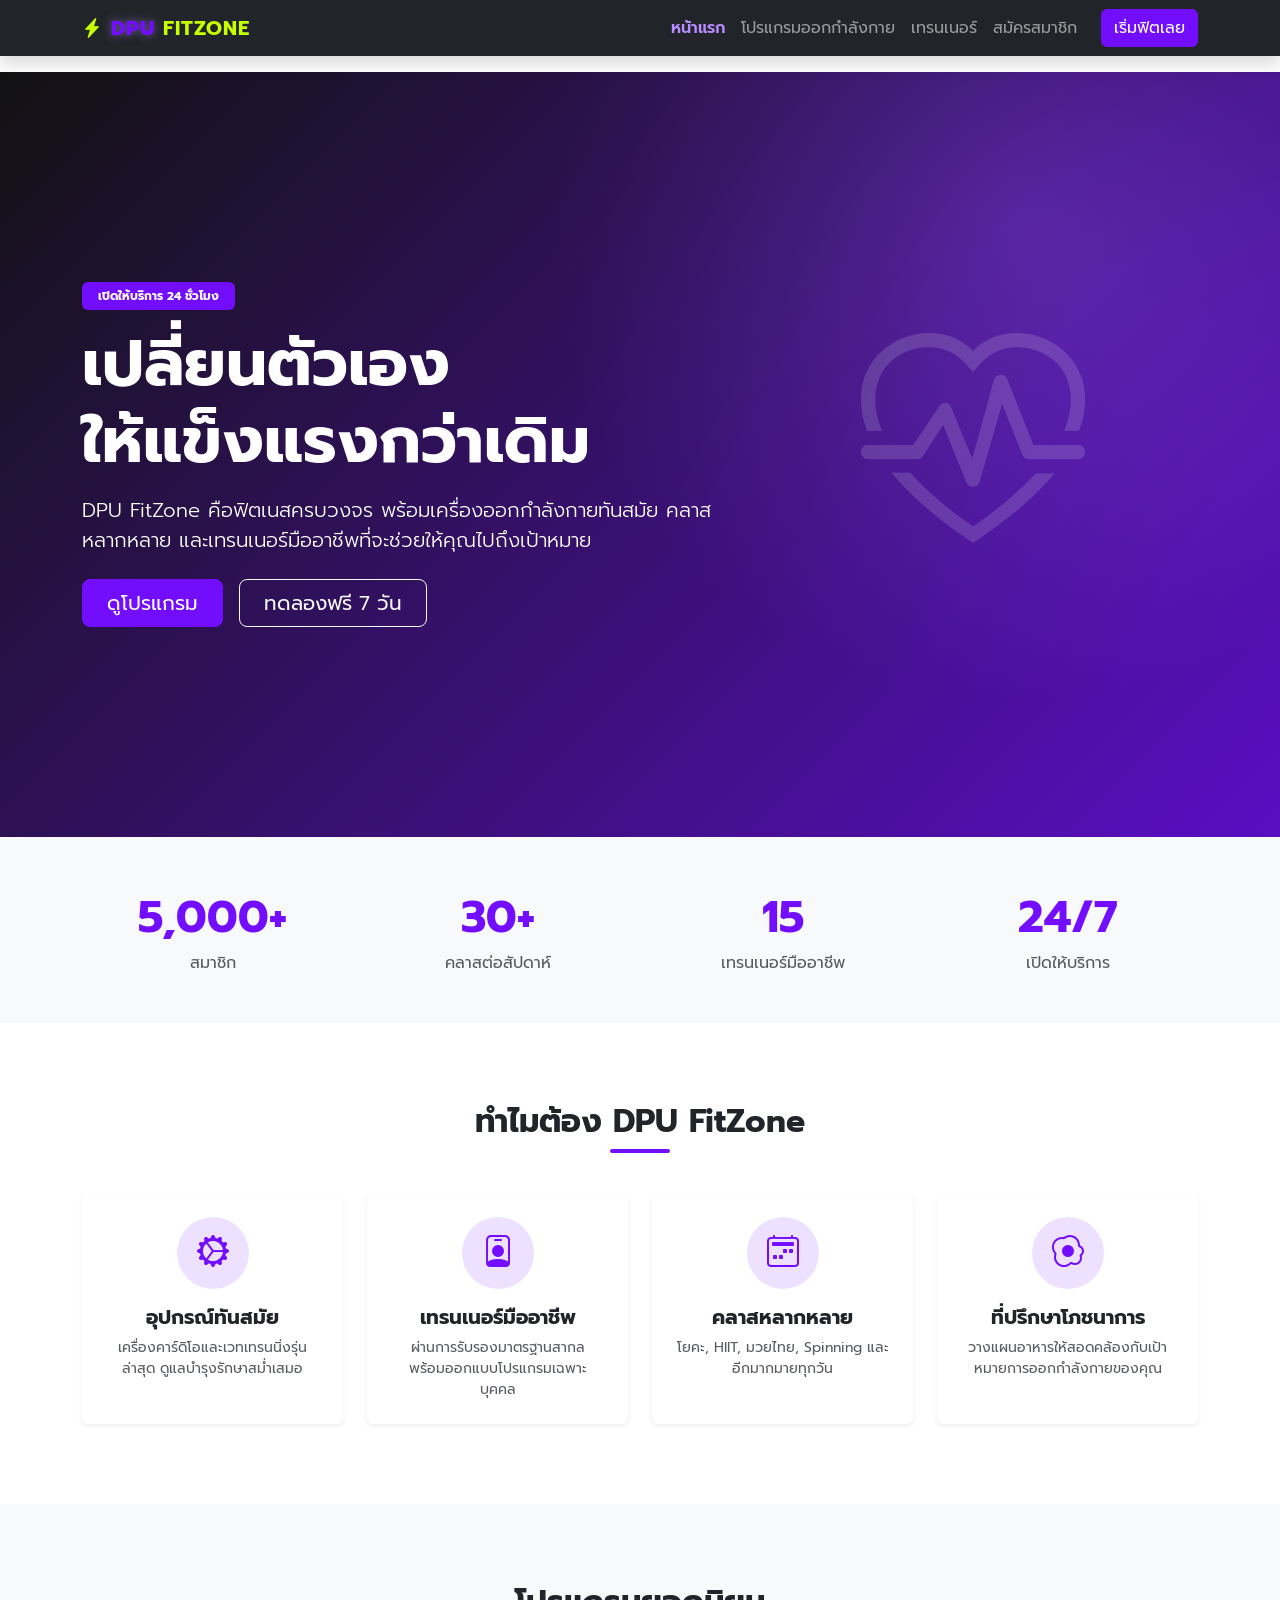
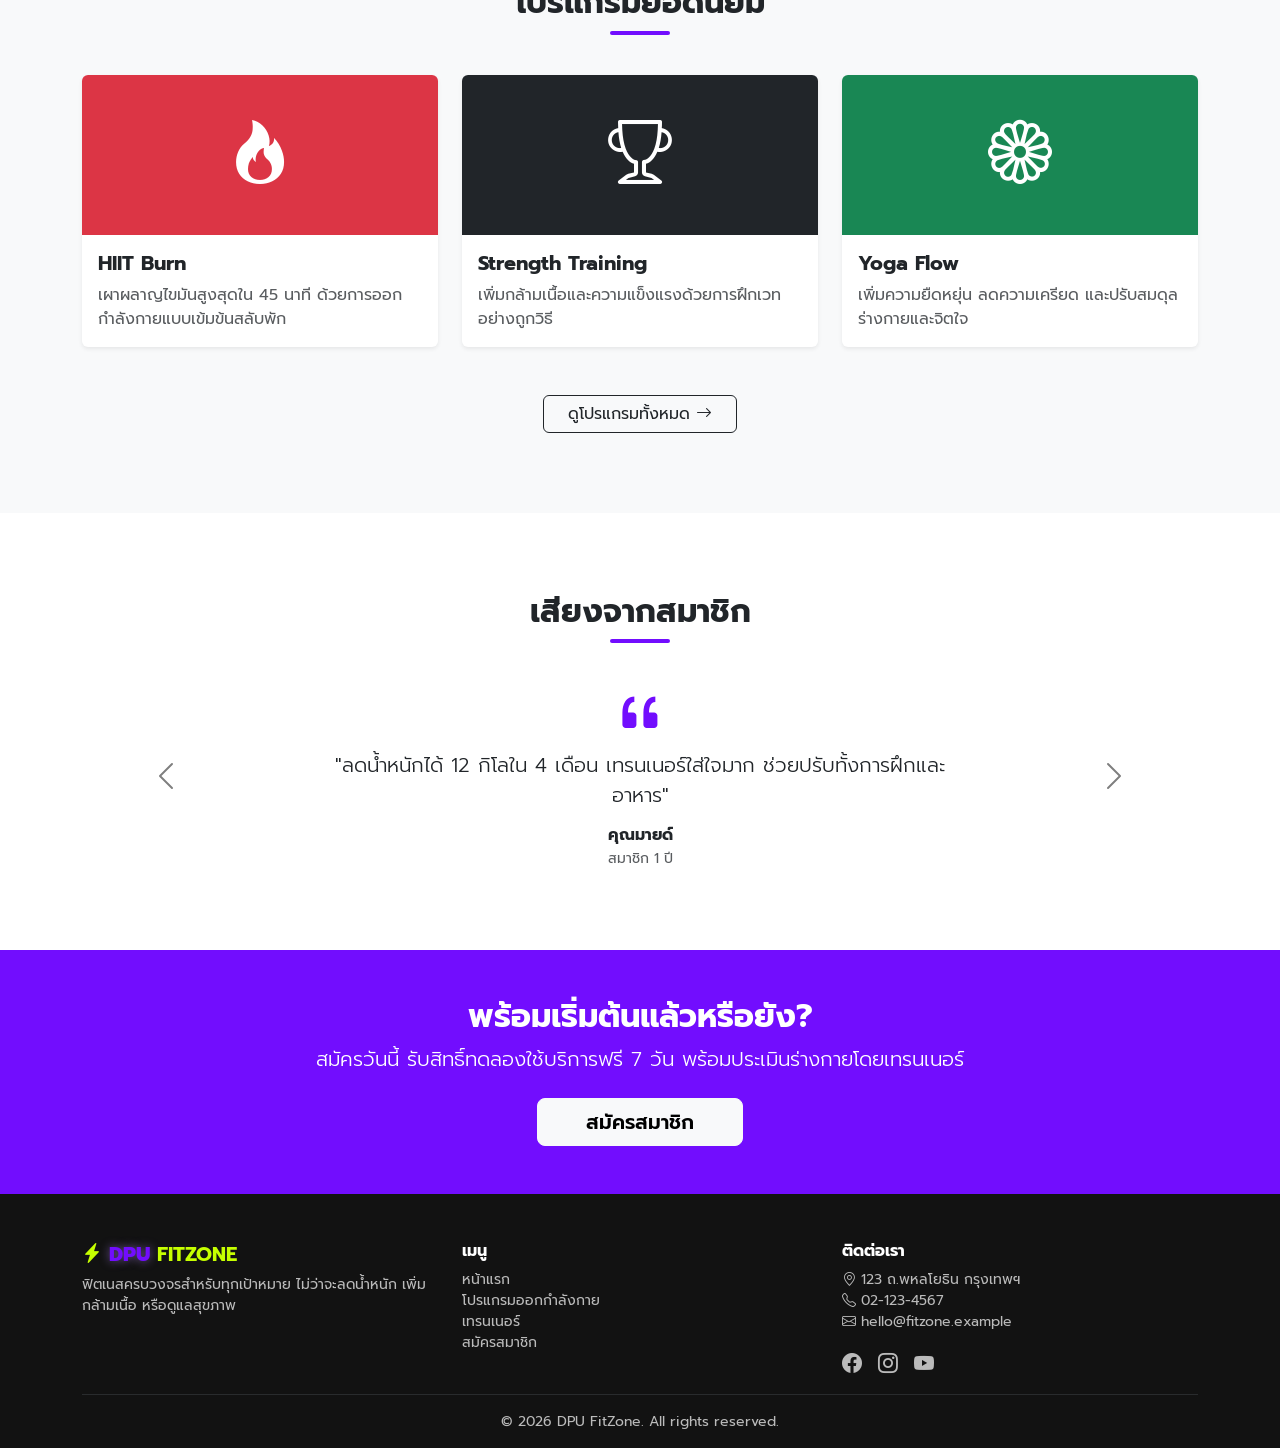
<file: index.html>
<!DOCTYPE html>
<html lang="th">
<head>
  <meta charset="UTF-8">
  <meta name="viewport" content="width=device-width, initial-scale=1.0">
  <title>DPU FitZone | หน้าแรก</title>
  <link href="https://cdn.jsdelivr.net/npm/bootstrap@5.3.3/dist/css/bootstrap.min.css" rel="stylesheet">
  <link href="https://cdn.jsdelivr.net/npm/bootstrap-icons@1.11.3/font/bootstrap-icons.min.css" rel="stylesheet">
  <link href="https://fonts.googleapis.com/css2?family=Prompt:wght@300;400;600;700&display=swap" rel="stylesheet">
  <link href="css/style.css" rel="stylesheet">
</head>
<body>

  <!-- Navbar -->
  <nav class="navbar navbar-expand-lg navbar-dark bg-dark fixed-top shadow">
    <div class="container">
      <a class="navbar-brand" href="index.html"><i class="bi bi-lightning-charge-fill text-fz"></i> <span class="brand-dpu">DPU</span> <span class="brand-fitzone">FITZONE</span></a>
      <button class="navbar-toggler" type="button" data-bs-toggle="collapse" data-bs-target="#mainNav" aria-controls="mainNav" aria-expanded="false" aria-label="Toggle navigation">
        <span class="navbar-toggler-icon"></span>
      </button>
      <div class="collapse navbar-collapse" id="mainNav">
        <ul class="navbar-nav ms-auto mb-2 mb-lg-0">
          <li class="nav-item"><a class="nav-link active" aria-current="page" href="index.html">หน้าแรก</a></li>
          <li class="nav-item"><a class="nav-link" href="programs.html">โปรแกรมออกกำลังกาย</a></li>
          <li class="nav-item"><a class="nav-link" href="trainers.html">เทรนเนอร์</a></li>
          <li class="nav-item"><a class="nav-link" href="membership.html">สมัครสมาชิก</a></li>
        </ul>
        <a href="membership.html" class="btn btn-fz ms-lg-3">เริ่มฟิตเลย</a>
      </div>
    </div>
  </nav>

  <!-- Hero -->
  <header class="hero d-flex align-items-center">
    <div class="container">
      <div class="row align-items-center">
        <div class="col-lg-7 text-center text-lg-start">
          <span class="badge bg-fz mb-3 px-3 py-2">เปิดให้บริการ 24 ชั่วโมง</span>
          <h1 class="display-3 fw-bold mb-3">เปลี่ยนตัวเอง<br>ให้แข็งแรงกว่าเดิม</h1>
          <p class="lead mb-4">DPU FitZone คือฟิตเนสครบวงจร พร้อมเครื่องออกกำลังกายทันสมัย คลาสหลากหลาย และเทรนเนอร์มืออาชีพที่จะช่วยให้คุณไปถึงเป้าหมาย</p>
          <div class="d-flex gap-3 justify-content-center justify-content-lg-start flex-wrap">
            <a href="programs.html" class="btn btn-fz btn-lg px-4">ดูโปรแกรม</a>
            <a href="membership.html" class="btn btn-outline-light btn-lg px-4">ทดลองฟรี 7 วัน</a>
          </div>
        </div>
        <div class="col-lg-5 d-none d-lg-block text-center">
          <i class="bi bi-heart-pulse hero-icon"></i>
        </div>
      </div>
    </div>
  </header>

  <!-- Stats -->
  <section class="py-5 bg-light">
    <div class="container">
      <div class="row text-center g-4">
        <div class="col-6 col-md-3">
          <div class="stat-number">5,000+</div>
          <p class="text-muted mb-0">สมาชิก</p>
        </div>
        <div class="col-6 col-md-3">
          <div class="stat-number">30+</div>
          <p class="text-muted mb-0">คลาสต่อสัปดาห์</p>
        </div>
        <div class="col-6 col-md-3">
          <div class="stat-number">15</div>
          <p class="text-muted mb-0">เทรนเนอร์มืออาชีพ</p>
        </div>
        <div class="col-6 col-md-3">
          <div class="stat-number">24/7</div>
          <p class="text-muted mb-0">เปิดให้บริการ</p>
        </div>
      </div>
    </div>
  </section>

  <!-- Why choose us -->
  <section class="section">
    <div class="container">
      <h2 class="section-title text-center">ทำไมต้อง DPU FitZone</h2>
      <div class="row g-4">
        <div class="col-md-6 col-lg-3">
          <div class="card h-100 border-0 shadow-sm text-center p-4 card-hover">
            <div class="feature-icon mx-auto mb-3"><i class="bi bi-gear-wide-connected"></i></div>
            <h5 class="fw-bold">อุปกรณ์ทันสมัย</h5>
            <p class="text-muted small mb-0">เครื่องคาร์ดิโอและเวทเทรนนิ่งรุ่นล่าสุด ดูแลบำรุงรักษาสม่ำเสมอ</p>
          </div>
        </div>
        <div class="col-md-6 col-lg-3">
          <div class="card h-100 border-0 shadow-sm text-center p-4 card-hover">
            <div class="feature-icon mx-auto mb-3"><i class="bi bi-person-badge"></i></div>
            <h5 class="fw-bold">เทรนเนอร์มืออาชีพ</h5>
            <p class="text-muted small mb-0">ผ่านการรับรองมาตรฐานสากล พร้อมออกแบบโปรแกรมเฉพาะบุคคล</p>
          </div>
        </div>
        <div class="col-md-6 col-lg-3">
          <div class="card h-100 border-0 shadow-sm text-center p-4 card-hover">
            <div class="feature-icon mx-auto mb-3"><i class="bi bi-calendar2-week"></i></div>
            <h5 class="fw-bold">คลาสหลากหลาย</h5>
            <p class="text-muted small mb-0">โยคะ, HIIT, มวยไทย, Spinning และอีกมากมายทุกวัน</p>
          </div>
        </div>
        <div class="col-md-6 col-lg-3">
          <div class="card h-100 border-0 shadow-sm text-center p-4 card-hover">
            <div class="feature-icon mx-auto mb-3"><i class="bi bi-egg-fried"></i></div>
            <h5 class="fw-bold">ที่ปรึกษาโภชนาการ</h5>
            <p class="text-muted small mb-0">วางแผนอาหารให้สอดคล้องกับเป้าหมายการออกกำลังกายของคุณ</p>
          </div>
        </div>
      </div>
    </div>
  </section>

  <!-- Popular programs preview -->
  <section class="section bg-light">
    <div class="container">
      <h2 class="section-title text-center">โปรแกรมยอดนิยม</h2>
      <div class="row g-4">
        <div class="col-md-4">
          <div class="card h-100 border-0 shadow-sm overflow-hidden card-hover">
            <div class="program-banner bg-danger"><i class="bi bi-fire"></i></div>
            <div class="card-body">
              <h5 class="card-title fw-bold">HIIT Burn</h5>
              <p class="card-text text-muted">เผาผลาญไขมันสูงสุดใน 45 นาที ด้วยการออกกำลังกายแบบเข้มข้นสลับพัก</p>
            </div>
          </div>
        </div>
        <div class="col-md-4">
          <div class="card h-100 border-0 shadow-sm overflow-hidden card-hover">
            <div class="program-banner bg-dark"><i class="bi bi-trophy"></i></div>
            <div class="card-body">
              <h5 class="card-title fw-bold">Strength Training</h5>
              <p class="card-text text-muted">เพิ่มกล้ามเนื้อและความแข็งแรงด้วยการฝึกเวทอย่างถูกวิธี</p>
            </div>
          </div>
        </div>
        <div class="col-md-4">
          <div class="card h-100 border-0 shadow-sm overflow-hidden card-hover">
            <div class="program-banner bg-success"><i class="bi bi-flower1"></i></div>
            <div class="card-body">
              <h5 class="card-title fw-bold">Yoga Flow</h5>
              <p class="card-text text-muted">เพิ่มความยืดหยุ่น ลดความเครียด และปรับสมดุลร่างกายและจิตใจ</p>
            </div>
          </div>
        </div>
      </div>
      <div class="text-center mt-5">
        <a href="programs.html" class="btn btn-outline-dark px-4">ดูโปรแกรมทั้งหมด <i class="bi bi-arrow-right"></i></a>
      </div>
    </div>
  </section>

  <!-- Testimonials carousel -->
  <section class="section">
    <div class="container">
      <h2 class="section-title text-center">เสียงจากสมาชิก</h2>
      <div id="testimonialCarousel" class="carousel slide carousel-dark" data-bs-ride="carousel">
        <div class="carousel-inner text-center">
          <div class="carousel-item active">
            <div class="col-lg-8 mx-auto px-5">
              <i class="bi bi-quote display-4 text-fz"></i>
              <p class="lead">"ลดน้ำหนักได้ 12 กิโลใน 4 เดือน เทรนเนอร์ใส่ใจมาก ช่วยปรับทั้งการฝึกและอาหาร"</p>
              <h6 class="fw-bold mb-0">คุณมายด์</h6>
              <small class="text-muted">สมาชิก 1 ปี</small>
            </div>
          </div>
          <div class="carousel-item">
            <div class="col-lg-8 mx-auto px-5">
              <i class="bi bi-quote display-4 text-fz"></i>
              <p class="lead">"เปิด 24 ชั่วโมงสะดวกมากสำหรับคนทำงานกะ อุปกรณ์ครบ สะอาด ไม่ต้องรอคิว"</p>
              <h6 class="fw-bold mb-0">คุณบอส</h6>
              <small class="text-muted">สมาชิก 2 ปี</small>
            </div>
          </div>
          <div class="carousel-item">
            <div class="col-lg-8 mx-auto px-5">
              <i class="bi bi-quote display-4 text-fz"></i>
              <p class="lead">"คลาสมวยไทยสนุกมาก ได้ทั้งเหงื่อและทักษะป้องกันตัว แนะนำเลย"</p>
              <h6 class="fw-bold mb-0">คุณแพร</h6>
              <small class="text-muted">สมาชิก 6 เดือน</small>
            </div>
          </div>
        </div>
        <button class="carousel-control-prev" type="button" data-bs-target="#testimonialCarousel" data-bs-slide="prev">
          <span class="carousel-control-prev-icon" aria-hidden="true"></span>
          <span class="visually-hidden">ก่อนหน้า</span>
        </button>
        <button class="carousel-control-next" type="button" data-bs-target="#testimonialCarousel" data-bs-slide="next">
          <span class="carousel-control-next-icon" aria-hidden="true"></span>
          <span class="visually-hidden">ถัดไป</span>
        </button>
      </div>
    </div>
  </section>

  <!-- CTA -->
  <section class="py-5 bg-fz text-white text-center">
    <div class="container">
      <h2 class="fw-bold">พร้อมเริ่มต้นแล้วหรือยัง?</h2>
      <p class="lead mb-4">สมัครวันนี้ รับสิทธิ์ทดลองใช้บริการฟรี 7 วัน พร้อมประเมินร่างกายโดยเทรนเนอร์</p>
      <a href="membership.html" class="btn btn-light btn-lg px-5 fw-semibold">สมัครสมาชิก</a>
    </div>
  </section>

  <!-- Footer -->
  <footer class="pt-5 pb-3">
    <div class="container">
      <div class="row g-4">
        <div class="col-md-4">
          <h5 class="text-white fw-bold"><i class="bi bi-lightning-charge-fill text-fz"></i> <span class="brand-dpu">DPU</span> <span class="brand-fitzone">FITZONE</span></h5>
          <p class="small">ฟิตเนสครบวงจรสำหรับทุกเป้าหมาย ไม่ว่าจะลดน้ำหนัก เพิ่มกล้ามเนื้อ หรือดูแลสุขภาพ</p>
        </div>
        <div class="col-6 col-md-4">
          <h6 class="text-white fw-bold">เมนู</h6>
          <ul class="list-unstyled small">
            <li><a href="index.html">หน้าแรก</a></li>
            <li><a href="programs.html">โปรแกรมออกกำลังกาย</a></li>
            <li><a href="trainers.html">เทรนเนอร์</a></li>
            <li><a href="membership.html">สมัครสมาชิก</a></li>
          </ul>
        </div>
        <div class="col-6 col-md-4">
          <h6 class="text-white fw-bold">ติดต่อเรา</h6>
          <ul class="list-unstyled small">
            <li><i class="bi bi-geo-alt"></i> 123 ถ.พหลโยธิน กรุงเทพฯ</li>
            <li><i class="bi bi-telephone"></i> 02-123-4567</li>
            <li><i class="bi bi-envelope"></i> hello@fitzone.example</li>
          </ul>
          <div class="fs-5 d-flex gap-3">
            <a href="#" aria-label="Facebook"><i class="bi bi-facebook"></i></a>
            <a href="#" aria-label="Instagram"><i class="bi bi-instagram"></i></a>
            <a href="#" aria-label="YouTube"><i class="bi bi-youtube"></i></a>
          </div>
        </div>
      </div>
      <hr class="border-secondary">
      <p class="text-center small mb-0">&copy; 2026 DPU FitZone. All rights reserved.</p>
    </div>
  </footer>

  <script src="https://cdn.jsdelivr.net/npm/bootstrap@5.3.3/dist/js/bootstrap.bundle.min.js"></script>
</body>
</html>
</file>
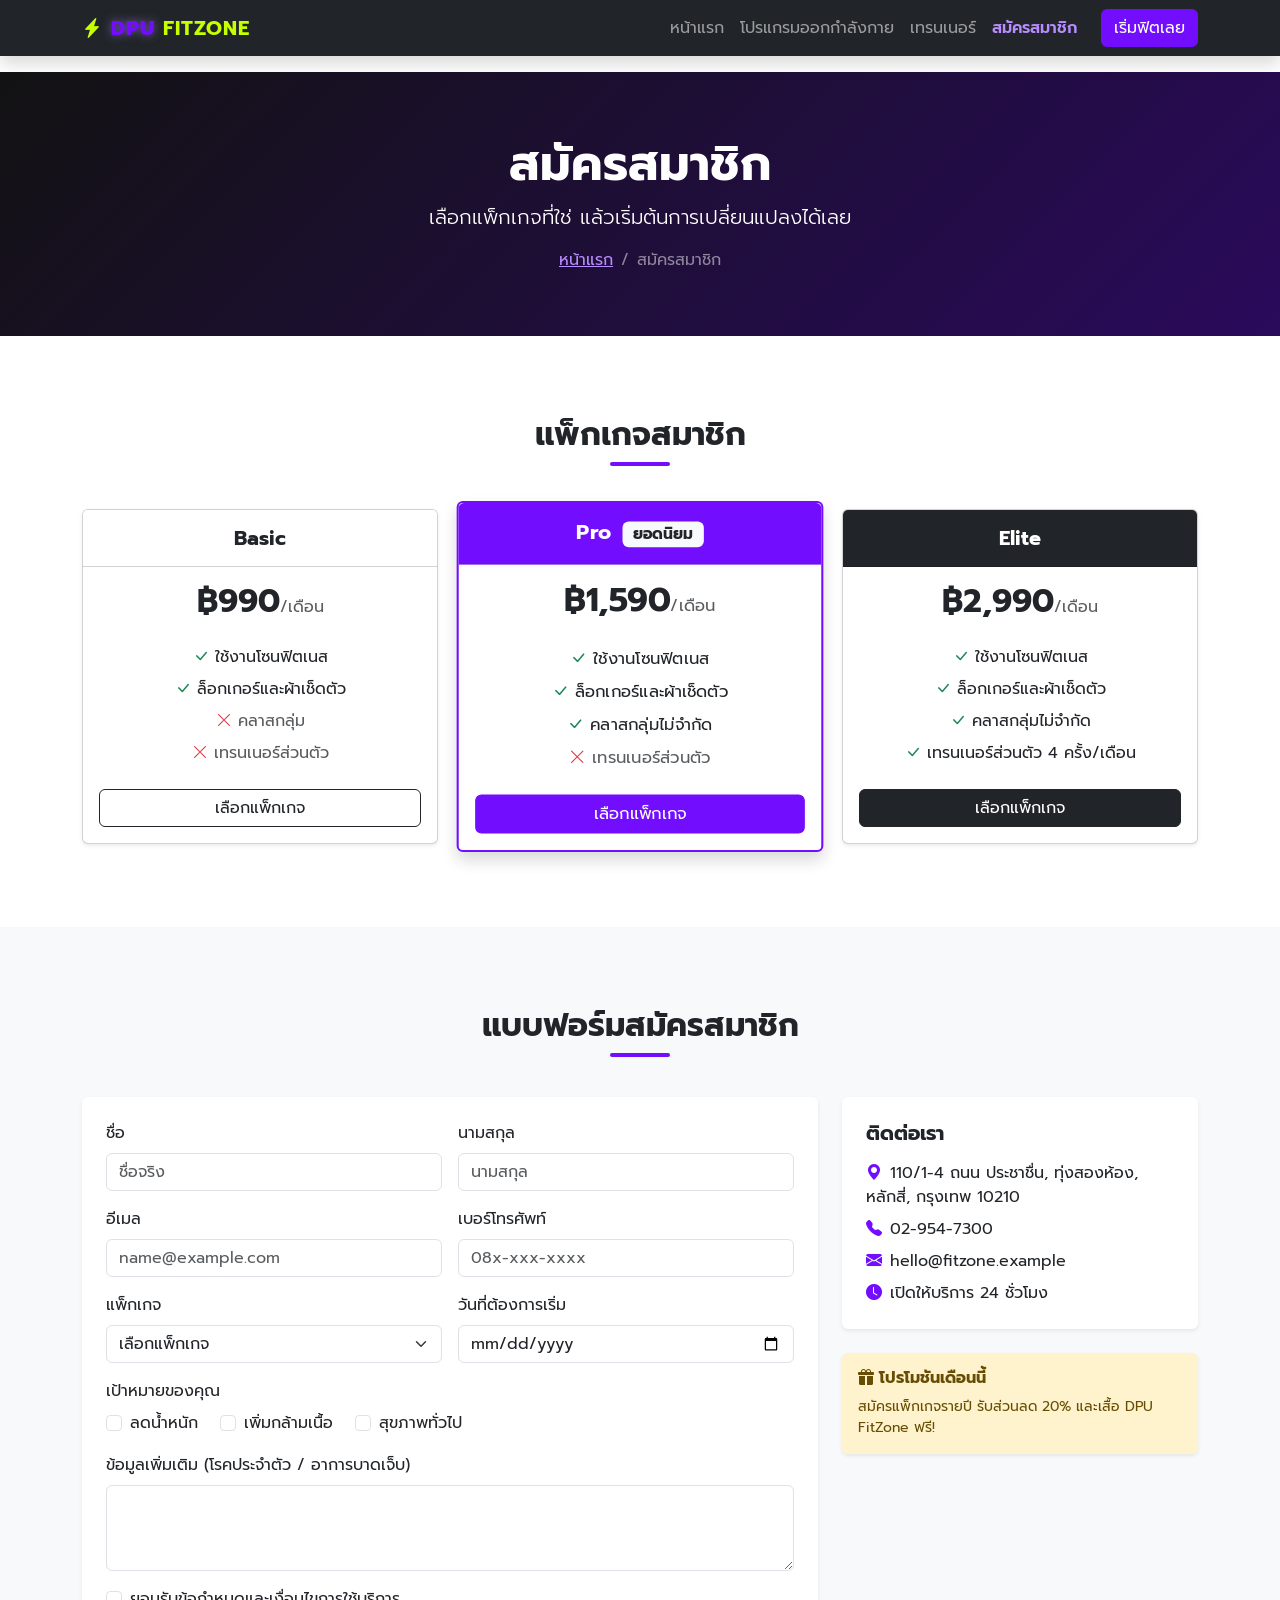
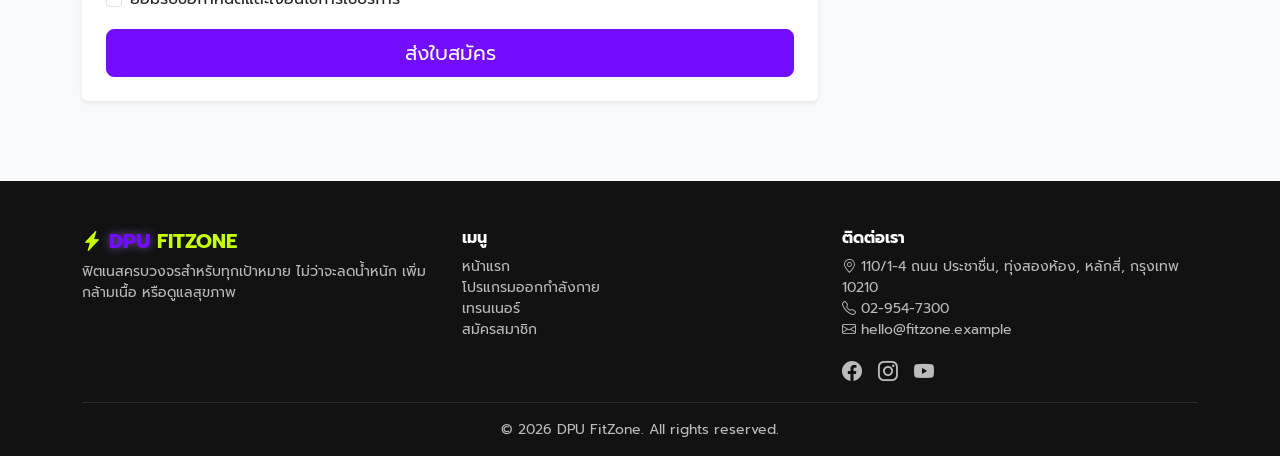
<file: membership.html>
<!DOCTYPE html>
<html lang="th">
<head>
  <meta charset="UTF-8">
  <meta name="viewport" content="width=device-width, initial-scale=1.0">
  <title>DPU FitZone | สมัครสมาชิก</title>
  <link href="https://cdn.jsdelivr.net/npm/bootstrap@5.3.3/dist/css/bootstrap.min.css" rel="stylesheet">
  <link href="https://cdn.jsdelivr.net/npm/bootstrap-icons@1.11.3/font/bootstrap-icons.min.css" rel="stylesheet">
  <link href="https://fonts.googleapis.com/css2?family=Prompt:wght@300;400;600;700&display=swap" rel="stylesheet">
  <link href="css/style.css" rel="stylesheet">
</head>
<body>

  <!-- Navbar -->
  <nav class="navbar navbar-expand-lg navbar-dark bg-dark fixed-top shadow">
    <div class="container">
      <a class="navbar-brand" href="index.html"><i class="bi bi-lightning-charge-fill text-fz"></i> <span class="brand-dpu">DPU</span> <span class="brand-fitzone">FITZONE</span></a>
      <button class="navbar-toggler" type="button" data-bs-toggle="collapse" data-bs-target="#mainNav" aria-controls="mainNav" aria-expanded="false" aria-label="Toggle navigation">
        <span class="navbar-toggler-icon"></span>
      </button>
      <div class="collapse navbar-collapse" id="mainNav">
        <ul class="navbar-nav ms-auto mb-2 mb-lg-0">
          <li class="nav-item"><a class="nav-link" href="index.html">หน้าแรก</a></li>
          <li class="nav-item"><a class="nav-link" href="programs.html">โปรแกรมออกกำลังกาย</a></li>
          <li class="nav-item"><a class="nav-link" href="trainers.html">เทรนเนอร์</a></li>
          <li class="nav-item"><a class="nav-link active" aria-current="page" href="membership.html">สมัครสมาชิก</a></li>
        </ul>
        <a href="membership.html" class="btn btn-fz ms-lg-3">เริ่มฟิตเลย</a>
      </div>
    </div>
  </nav>

  <!-- Page header -->
  <section class="page-header text-center">
    <div class="container">
      <h1 class="display-5 fw-bold">สมัครสมาชิก</h1>
      <p class="lead mb-3">เลือกแพ็กเกจที่ใช่ แล้วเริ่มต้นการเปลี่ยนแปลงได้เลย</p>
      <nav aria-label="breadcrumb">
        <ol class="breadcrumb justify-content-center mb-0">
          <li class="breadcrumb-item"><a href="index.html" class="text-fz">หน้าแรก</a></li>
          <li class="breadcrumb-item active text-white-50" aria-current="page">สมัครสมาชิก</li>
        </ol>
      </nav>
    </div>
  </section>

  <!-- Pricing -->
  <section class="section">
    <div class="container">
      <h2 class="section-title text-center">แพ็กเกจสมาชิก</h2>
      <div class="row g-4 align-items-center">
        <div class="col-md-4">
          <div class="card pricing-card h-100 shadow-sm text-center">
            <div class="card-header bg-white py-3"><h5 class="fw-bold mb-0">Basic</h5></div>
            <div class="card-body">
              <h2 class="fw-bold">฿990<small class="fs-6 text-muted fw-normal">/เดือน</small></h2>
              <ul class="list-unstyled my-4">
                <li class="mb-2"><i class="bi bi-check-lg text-success"></i> ใช้งานโซนฟิตเนส</li>
                <li class="mb-2"><i class="bi bi-check-lg text-success"></i> ล็อกเกอร์และผ้าเช็ดตัว</li>
                <li class="mb-2 text-muted"><i class="bi bi-x-lg text-danger"></i> คลาสกลุ่ม</li>
                <li class="mb-2 text-muted"><i class="bi bi-x-lg text-danger"></i> เทรนเนอร์ส่วนตัว</li>
              </ul>
              <a href="#register" class="btn btn-outline-dark w-100">เลือกแพ็กเกจ</a>
            </div>
          </div>
        </div>
        <div class="col-md-4">
          <div class="card pricing-card featured h-100 shadow text-center">
            <div class="card-header bg-fz text-white py-3"><h5 class="fw-bold mb-0">Pro <span class="badge bg-light text-dark ms-1">ยอดนิยม</span></h5></div>
            <div class="card-body">
              <h2 class="fw-bold">฿1,590<small class="fs-6 text-muted fw-normal">/เดือน</small></h2>
              <ul class="list-unstyled my-4">
                <li class="mb-2"><i class="bi bi-check-lg text-success"></i> ใช้งานโซนฟิตเนส</li>
                <li class="mb-2"><i class="bi bi-check-lg text-success"></i> ล็อกเกอร์และผ้าเช็ดตัว</li>
                <li class="mb-2"><i class="bi bi-check-lg text-success"></i> คลาสกลุ่มไม่จำกัด</li>
                <li class="mb-2 text-muted"><i class="bi bi-x-lg text-danger"></i> เทรนเนอร์ส่วนตัว</li>
              </ul>
              <a href="#register" class="btn btn-fz w-100">เลือกแพ็กเกจ</a>
            </div>
          </div>
        </div>
        <div class="col-md-4">
          <div class="card pricing-card h-100 shadow-sm text-center">
            <div class="card-header bg-dark text-white py-3"><h5 class="fw-bold mb-0">Elite</h5></div>
            <div class="card-body">
              <h2 class="fw-bold">฿2,990<small class="fs-6 text-muted fw-normal">/เดือน</small></h2>
              <ul class="list-unstyled my-4">
                <li class="mb-2"><i class="bi bi-check-lg text-success"></i> ใช้งานโซนฟิตเนส</li>
                <li class="mb-2"><i class="bi bi-check-lg text-success"></i> ล็อกเกอร์และผ้าเช็ดตัว</li>
                <li class="mb-2"><i class="bi bi-check-lg text-success"></i> คลาสกลุ่มไม่จำกัด</li>
                <li class="mb-2"><i class="bi bi-check-lg text-success"></i> เทรนเนอร์ส่วนตัว 4 ครั้ง/เดือน</li>
              </ul>
              <a href="#register" class="btn btn-dark w-100">เลือกแพ็กเกจ</a>
            </div>
          </div>
        </div>
      </div>
    </div>
  </section>

  <!-- Registration form -->
  <section class="section bg-light" id="register">
    <div class="container">
      <h2 class="section-title text-center">แบบฟอร์มสมัครสมาชิก</h2>
      <div class="row g-4">
        <div class="col-lg-8">
          <div class="card border-0 shadow-sm">
            <div class="card-body p-4">
              <form>
                <div class="row g-3">
                  <div class="col-md-6">
                    <label for="firstName" class="form-label">ชื่อ</label>
                    <input type="text" class="form-control" id="firstName" placeholder="ชื่อจริง" required>
                  </div>
                  <div class="col-md-6">
                    <label for="lastName" class="form-label">นามสกุล</label>
                    <input type="text" class="form-control" id="lastName" placeholder="นามสกุล" required>
                  </div>
                  <div class="col-md-6">
                    <label for="email" class="form-label">อีเมล</label>
                    <input type="email" class="form-control" id="email" placeholder="name@example.com" required>
                  </div>
                  <div class="col-md-6">
                    <label for="phone" class="form-label">เบอร์โทรศัพท์</label>
                    <input type="tel" class="form-control" id="phone" placeholder="08x-xxx-xxxx" required>
                  </div>
                  <div class="col-md-6">
                    <label for="package" class="form-label">แพ็กเกจ</label>
                    <select class="form-select" id="package" required>
                      <option value="" selected disabled>เลือกแพ็กเกจ</option>
                      <option value="basic">Basic — ฿990/เดือน</option>
                      <option value="pro">Pro — ฿1,590/เดือน</option>
                      <option value="elite">Elite — ฿2,990/เดือน</option>
                    </select>
                  </div>
                  <div class="col-md-6">
                    <label for="startDate" class="form-label">วันที่ต้องการเริ่ม</label>
                    <input type="date" class="form-control" id="startDate">
                  </div>
                  <div class="col-12">
                    <label class="form-label d-block">เป้าหมายของคุณ</label>
                    <div class="form-check form-check-inline">
                      <input class="form-check-input" type="checkbox" id="goal1" value="lose">
                      <label class="form-check-label" for="goal1">ลดน้ำหนัก</label>
                    </div>
                    <div class="form-check form-check-inline">
                      <input class="form-check-input" type="checkbox" id="goal2" value="muscle">
                      <label class="form-check-label" for="goal2">เพิ่มกล้ามเนื้อ</label>
                    </div>
                    <div class="form-check form-check-inline">
                      <input class="form-check-input" type="checkbox" id="goal3" value="health">
                      <label class="form-check-label" for="goal3">สุขภาพทั่วไป</label>
                    </div>
                  </div>
                  <div class="col-12">
                    <label for="note" class="form-label">ข้อมูลเพิ่มเติม (โรคประจำตัว / อาการบาดเจ็บ)</label>
                    <textarea class="form-control" id="note" rows="3"></textarea>
                  </div>
                  <div class="col-12">
                    <div class="form-check">
                      <input class="form-check-input" type="checkbox" id="agree" required>
                      <label class="form-check-label" for="agree">ยอมรับข้อกำหนดและเงื่อนไขการใช้บริการ</label>
                    </div>
                  </div>
                  <div class="col-12">
                    <button type="submit" class="btn btn-fz btn-lg w-100">ส่งใบสมัคร</button>
                  </div>
                </div>
              </form>
            </div>
          </div>
        </div>

        <!-- Contact info -->
        <div class="col-lg-4">
          <div class="card border-0 shadow-sm mb-4">
            <div class="card-body p-4">
              <h5 class="fw-bold mb-3">ติดต่อเรา</h5>
              <p class="mb-2"><i class="bi bi-geo-alt-fill text-fz me-2"></i>110/1-4 ถนน ประชาชื่น, ทุ่งสองห้อง, หลักสี่, กรุงเทพ 10210</p>
              <p class="mb-2"><i class="bi bi-telephone-fill text-fz me-2"></i>02-954-7300</p>
              <p class="mb-2"><i class="bi bi-envelope-fill text-fz me-2"></i>hello@fitzone.example</p>
              <p class="mb-0"><i class="bi bi-clock-fill text-fz me-2"></i>เปิดให้บริการ 24 ชั่วโมง</p>
            </div>
          </div>
          <div class="alert alert-warning border-0 shadow-sm mb-0" role="alert">
            <h6 class="fw-bold"><i class="bi bi-gift-fill"></i> โปรโมชันเดือนนี้</h6>
            <p class="small mb-0">สมัครแพ็กเกจรายปี รับส่วนลด 20% และเสื้อ DPU FitZone ฟรี!</p>
          </div>
        </div>
      </div>
    </div>
  </section>

  <!-- Footer -->
  <footer class="pt-5 pb-3">
    <div class="container">
      <div class="row g-4">
        <div class="col-md-4">
          <h5 class="text-white fw-bold"><i class="bi bi-lightning-charge-fill text-fz"></i> <span class="brand-dpu">DPU</span> <span class="brand-fitzone">FITZONE</span></h5>
          <p class="small">ฟิตเนสครบวงจรสำหรับทุกเป้าหมาย ไม่ว่าจะลดน้ำหนัก เพิ่มกล้ามเนื้อ หรือดูแลสุขภาพ</p>
        </div>
        <div class="col-6 col-md-4">
          <h6 class="text-white fw-bold">เมนู</h6>
          <ul class="list-unstyled small">
            <li><a href="index.html">หน้าแรก</a></li>
            <li><a href="programs.html">โปรแกรมออกกำลังกาย</a></li>
            <li><a href="trainers.html">เทรนเนอร์</a></li>
            <li><a href="membership.html">สมัครสมาชิก</a></li>
          </ul>
        </div>
        <div class="col-6 col-md-4">
          <h6 class="text-white fw-bold">ติดต่อเรา</h6>
          <ul class="list-unstyled small">
            <li><i class="bi bi-geo-alt"></i> 110/1-4 ถนน ประชาชื่น, ทุ่งสองห้อง, หลักสี่, กรุงเทพ 10210</li>
            <li><i class="bi bi-telephone"></i> 02-954-7300</li>
            <li><i class="bi bi-envelope"></i> hello@fitzone.example</li>
          </ul>
          <div class="fs-5 d-flex gap-3">
            <a href="#" aria-label="Facebook"><i class="bi bi-facebook"></i></a>
            <a href="#" aria-label="Instagram"><i class="bi bi-instagram"></i></a>
            <a href="#" aria-label="YouTube"><i class="bi bi-youtube"></i></a>
          </div>
        </div>
      </div>
      <hr class="border-secondary">
      <p class="text-center small mb-0">&copy; 2026 DPU FitZone. All rights reserved.</p>
    </div>
  </footer>

  <script src="https://cdn.jsdelivr.net/npm/bootstrap@5.3.3/dist/js/bootstrap.bundle.min.js"></script>
</body>
</html>
</file>
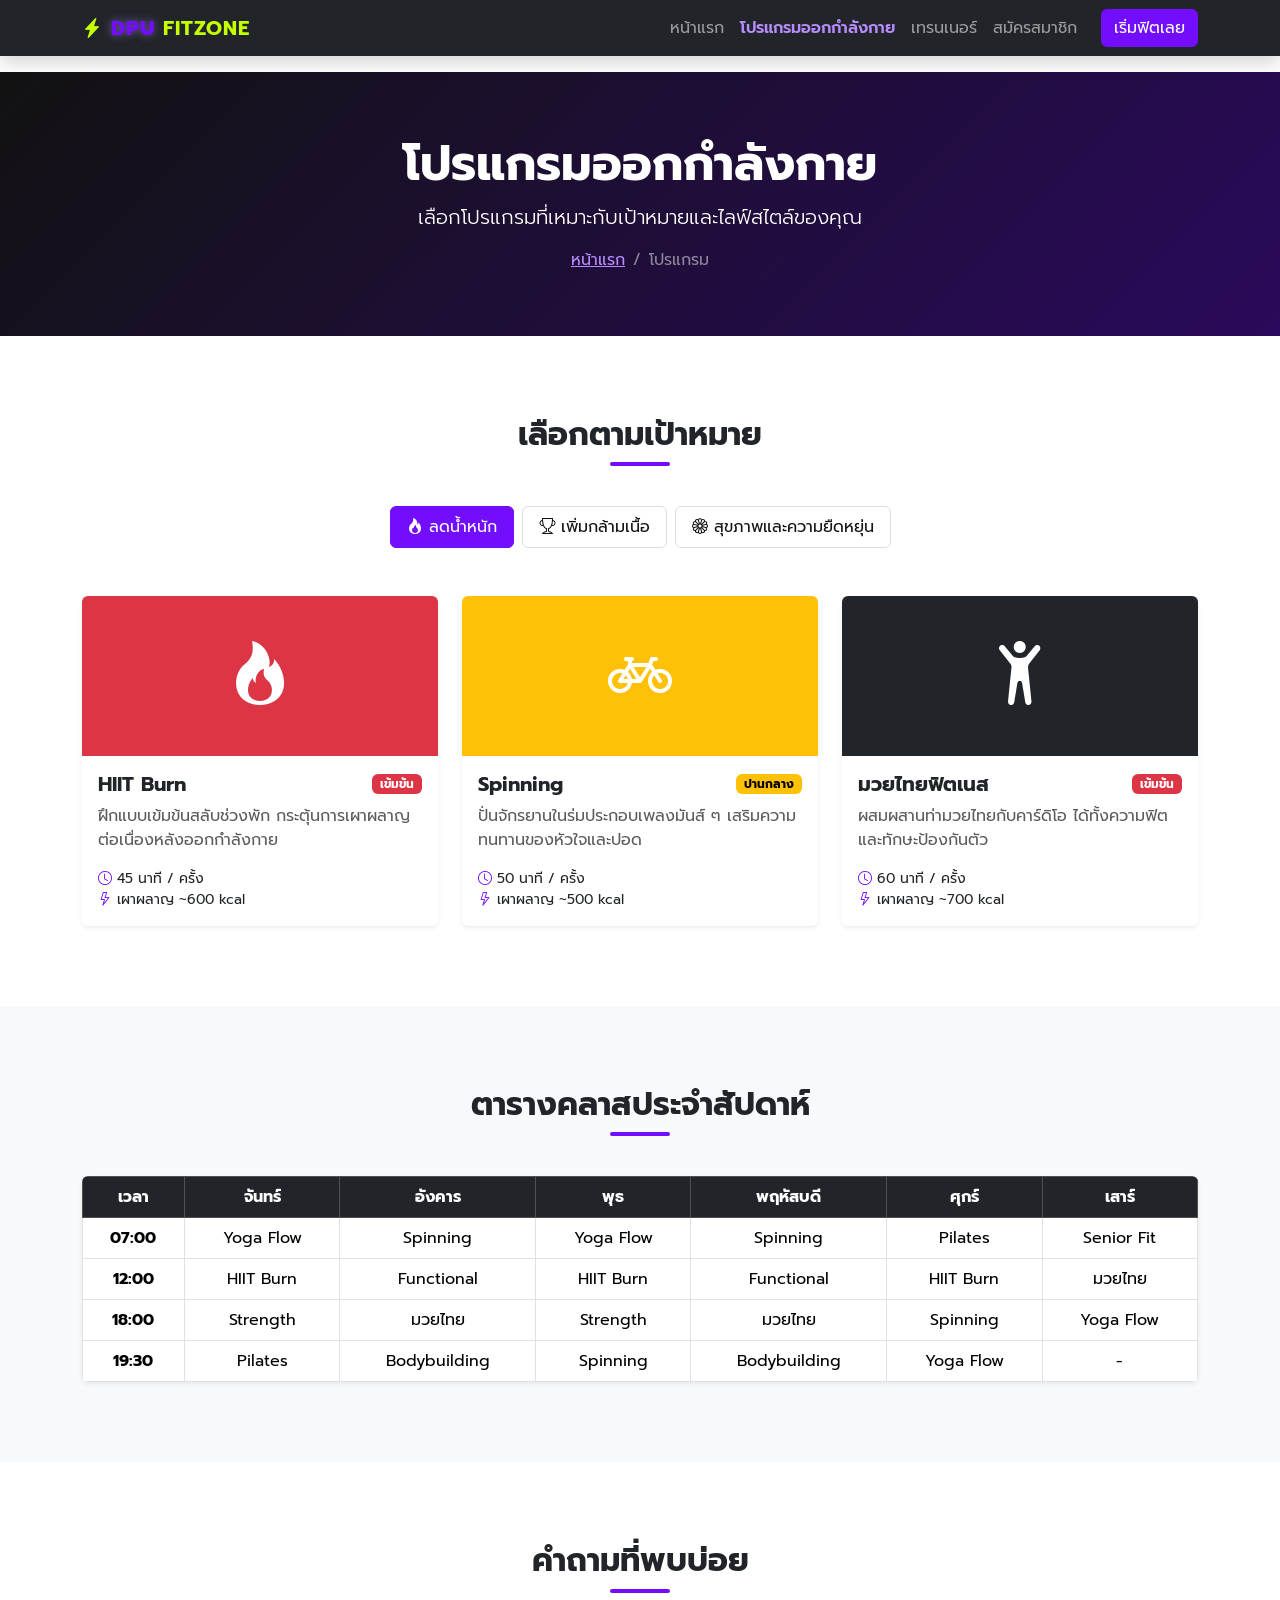
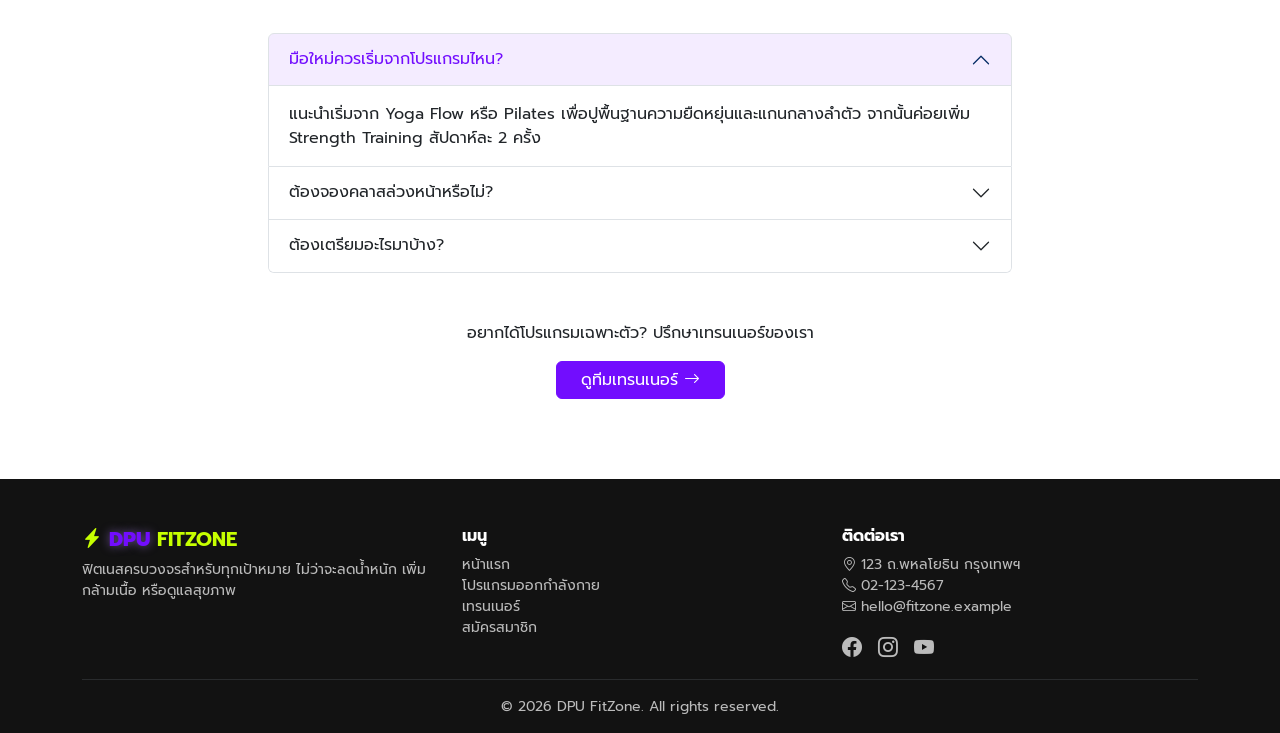
<file: programs.html>
<!DOCTYPE html>
<html lang="th">
<head>
  <meta charset="UTF-8">
  <meta name="viewport" content="width=device-width, initial-scale=1.0">
  <title>DPU FitZone | โปรแกรมออกกำลังกาย</title>
  <link href="https://cdn.jsdelivr.net/npm/bootstrap@5.3.3/dist/css/bootstrap.min.css" rel="stylesheet">
  <link href="https://cdn.jsdelivr.net/npm/bootstrap-icons@1.11.3/font/bootstrap-icons.min.css" rel="stylesheet">
  <link href="https://fonts.googleapis.com/css2?family=Prompt:wght@300;400;600;700&display=swap" rel="stylesheet">
  <link href="css/style.css" rel="stylesheet">
</head>
<body>

  <!-- Navbar -->
  <nav class="navbar navbar-expand-lg navbar-dark bg-dark fixed-top shadow">
    <div class="container">
      <a class="navbar-brand" href="index.html"><i class="bi bi-lightning-charge-fill text-fz"></i> <span class="brand-dpu">DPU</span> <span class="brand-fitzone">FITZONE</span></a>
      <button class="navbar-toggler" type="button" data-bs-toggle="collapse" data-bs-target="#mainNav" aria-controls="mainNav" aria-expanded="false" aria-label="Toggle navigation">
        <span class="navbar-toggler-icon"></span>
      </button>
      <div class="collapse navbar-collapse" id="mainNav">
        <ul class="navbar-nav ms-auto mb-2 mb-lg-0">
          <li class="nav-item"><a class="nav-link" href="index.html">หน้าแรก</a></li>
          <li class="nav-item"><a class="nav-link active" aria-current="page" href="programs.html">โปรแกรมออกกำลังกาย</a></li>
          <li class="nav-item"><a class="nav-link" href="trainers.html">เทรนเนอร์</a></li>
          <li class="nav-item"><a class="nav-link" href="membership.html">สมัครสมาชิก</a></li>
        </ul>
        <a href="membership.html" class="btn btn-fz ms-lg-3">เริ่มฟิตเลย</a>
      </div>
    </div>
  </nav>

  <!-- Page header -->
  <section class="page-header text-center">
    <div class="container">
      <h1 class="display-5 fw-bold">โปรแกรมออกกำลังกาย</h1>
      <p class="lead mb-3">เลือกโปรแกรมที่เหมาะกับเป้าหมายและไลฟ์สไตล์ของคุณ</p>
      <nav aria-label="breadcrumb">
        <ol class="breadcrumb justify-content-center mb-0">
          <li class="breadcrumb-item"><a href="index.html" class="text-fz">หน้าแรก</a></li>
          <li class="breadcrumb-item active text-white-50" aria-current="page">โปรแกรม</li>
        </ol>
      </nav>
    </div>
  </section>

  <!-- Programs by category (tabs) -->
  <section class="section">
    <div class="container">
      <h2 class="section-title text-center">เลือกตามเป้าหมาย</h2>

      <ul class="nav nav-pills justify-content-center mb-5 gap-2" id="programTab" role="tablist">
        <li class="nav-item" role="presentation">
          <button class="nav-link active" id="lose-tab" data-bs-toggle="pill" data-bs-target="#lose" type="button" role="tab" aria-controls="lose" aria-selected="true"><i class="bi bi-fire"></i> ลดน้ำหนัก</button>
        </li>
        <li class="nav-item" role="presentation">
          <button class="nav-link" id="muscle-tab" data-bs-toggle="pill" data-bs-target="#muscle" type="button" role="tab" aria-controls="muscle" aria-selected="false"><i class="bi bi-trophy"></i> เพิ่มกล้ามเนื้อ</button>
        </li>
        <li class="nav-item" role="presentation">
          <button class="nav-link" id="wellness-tab" data-bs-toggle="pill" data-bs-target="#wellness" type="button" role="tab" aria-controls="wellness" aria-selected="false"><i class="bi bi-flower1"></i> สุขภาพและความยืดหยุ่น</button>
        </li>
      </ul>

      <div class="tab-content" id="programTabContent">
        <!-- Lose weight -->
        <div class="tab-pane fade show active" id="lose" role="tabpanel" aria-labelledby="lose-tab">
          <div class="row g-4">
            <div class="col-md-6 col-lg-4">
              <div class="card h-100 shadow-sm border-0 card-hover overflow-hidden">
                <div class="program-banner bg-danger"><i class="bi bi-fire"></i></div>
                <div class="card-body">
                  <div class="d-flex justify-content-between mb-2">
                    <h5 class="fw-bold mb-0">HIIT Burn</h5>
                    <span class="badge text-bg-danger align-self-center">เข้มข้น</span>
                  </div>
                  <p class="text-muted">ฝึกแบบเข้มข้นสลับช่วงพัก กระตุ้นการเผาผลาญต่อเนื่องหลังออกกำลังกาย</p>
                  <ul class="list-unstyled small mb-0">
                    <li><i class="bi bi-clock text-fz"></i> 45 นาที / ครั้ง</li>
                    <li><i class="bi bi-lightning text-fz"></i> เผาผลาญ ~600 kcal</li>
                  </ul>
                </div>
              </div>
            </div>
            <div class="col-md-6 col-lg-4">
              <div class="card h-100 shadow-sm border-0 card-hover overflow-hidden">
                <div class="program-banner bg-warning"><i class="bi bi-bicycle"></i></div>
                <div class="card-body">
                  <div class="d-flex justify-content-between mb-2">
                    <h5 class="fw-bold mb-0">Spinning</h5>
                    <span class="badge text-bg-warning align-self-center">ปานกลาง</span>
                  </div>
                  <p class="text-muted">ปั่นจักรยานในร่มประกอบเพลงมันส์ ๆ เสริมความทนทานของหัวใจและปอด</p>
                  <ul class="list-unstyled small mb-0">
                    <li><i class="bi bi-clock text-fz"></i> 50 นาที / ครั้ง</li>
                    <li><i class="bi bi-lightning text-fz"></i> เผาผลาญ ~500 kcal</li>
                  </ul>
                </div>
              </div>
            </div>
            <div class="col-md-6 col-lg-4">
              <div class="card h-100 shadow-sm border-0 card-hover overflow-hidden">
                <div class="program-banner bg-dark"><i class="bi bi-person-arms-up"></i></div>
                <div class="card-body">
                  <div class="d-flex justify-content-between mb-2">
                    <h5 class="fw-bold mb-0">มวยไทยฟิตเนส</h5>
                    <span class="badge text-bg-danger align-self-center">เข้มข้น</span>
                  </div>
                  <p class="text-muted">ผสมผสานท่ามวยไทยกับคาร์ดิโอ ได้ทั้งความฟิตและทักษะป้องกันตัว</p>
                  <ul class="list-unstyled small mb-0">
                    <li><i class="bi bi-clock text-fz"></i> 60 นาที / ครั้ง</li>
                    <li><i class="bi bi-lightning text-fz"></i> เผาผลาญ ~700 kcal</li>
                  </ul>
                </div>
              </div>
            </div>
          </div>
        </div>

        <!-- Build muscle -->
        <div class="tab-pane fade" id="muscle" role="tabpanel" aria-labelledby="muscle-tab">
          <div class="row g-4">
            <div class="col-md-6 col-lg-4">
              <div class="card h-100 shadow-sm border-0 card-hover overflow-hidden">
                <div class="program-banner bg-dark"><i class="bi bi-trophy"></i></div>
                <div class="card-body">
                  <div class="d-flex justify-content-between mb-2">
                    <h5 class="fw-bold mb-0">Strength Training</h5>
                    <span class="badge text-bg-warning align-self-center">ปานกลาง</span>
                  </div>
                  <p class="text-muted">ฝึกเวทพื้นฐาน Squat, Deadlift, Bench Press อย่างถูกเทคนิค</p>
                  <ul class="list-unstyled small mb-0">
                    <li><i class="bi bi-clock text-fz"></i> 60 นาที / ครั้ง</li>
                    <li><i class="bi bi-calendar-check text-fz"></i> แนะนำ 3-4 ครั้ง / สัปดาห์</li>
                  </ul>
                </div>
              </div>
            </div>
            <div class="col-md-6 col-lg-4">
              <div class="card h-100 shadow-sm border-0 card-hover overflow-hidden">
                <div class="program-banner bg-primary"><i class="bi bi-diagram-3"></i></div>
                <div class="card-body">
                  <div class="d-flex justify-content-between mb-2">
                    <h5 class="fw-bold mb-0">Functional Training</h5>
                    <span class="badge text-bg-warning align-self-center">ปานกลาง</span>
                  </div>
                  <p class="text-muted">ฝึกกล้ามเนื้อหลายมัดพร้อมกัน ด้วย Kettlebell, TRX และ Battle Rope</p>
                  <ul class="list-unstyled small mb-0">
                    <li><i class="bi bi-clock text-fz"></i> 45 นาที / ครั้ง</li>
                    <li><i class="bi bi-calendar-check text-fz"></i> แนะนำ 2-3 ครั้ง / สัปดาห์</li>
                  </ul>
                </div>
              </div>
            </div>
            <div class="col-md-6 col-lg-4">
              <div class="card h-100 shadow-sm border-0 card-hover overflow-hidden">
                <div class="program-banner bg-danger"><i class="bi bi-graph-up-arrow"></i></div>
                <div class="card-body">
                  <div class="d-flex justify-content-between mb-2">
                    <h5 class="fw-bold mb-0">Bodybuilding</h5>
                    <span class="badge text-bg-danger align-self-center">ขั้นสูง</span>
                  </div>
                  <p class="text-muted">โปรแกรมแยกส่วนกล้ามเนื้อ (Split) สำหรับผู้ที่ต้องการสร้างรูปร่างจริงจัง</p>
                  <ul class="list-unstyled small mb-0">
                    <li><i class="bi bi-clock text-fz"></i> 75 นาที / ครั้ง</li>
                    <li><i class="bi bi-calendar-check text-fz"></i> แนะนำ 5 ครั้ง / สัปดาห์</li>
                  </ul>
                </div>
              </div>
            </div>
          </div>
        </div>

        <!-- Wellness -->
        <div class="tab-pane fade" id="wellness" role="tabpanel" aria-labelledby="wellness-tab">
          <div class="row g-4">
            <div class="col-md-6 col-lg-4">
              <div class="card h-100 shadow-sm border-0 card-hover overflow-hidden">
                <div class="program-banner bg-success"><i class="bi bi-flower1"></i></div>
                <div class="card-body">
                  <div class="d-flex justify-content-between mb-2">
                    <h5 class="fw-bold mb-0">Yoga Flow</h5>
                    <span class="badge text-bg-success align-self-center">เริ่มต้น</span>
                  </div>
                  <p class="text-muted">เคลื่อนไหวต่อเนื่องประสานลมหายใจ เพิ่มความยืดหยุ่นและผ่อนคลาย</p>
                  <ul class="list-unstyled small mb-0">
                    <li><i class="bi bi-clock text-fz"></i> 60 นาที / ครั้ง</li>
                  </ul>
                </div>
              </div>
            </div>
            <div class="col-md-6 col-lg-4">
              <div class="card h-100 shadow-sm border-0 card-hover overflow-hidden">
                <div class="program-banner bg-info"><i class="bi bi-circle-square"></i></div>
                <div class="card-body">
                  <div class="d-flex justify-content-between mb-2">
                    <h5 class="fw-bold mb-0">Pilates</h5>
                    <span class="badge text-bg-success align-self-center">เริ่มต้น</span>
                  </div>
                  <p class="text-muted">เสริมความแข็งแรงของแกนกลางลำตัว ปรับบุคลิกภาพและท่าทาง</p>
                  <ul class="list-unstyled small mb-0">
                    <li><i class="bi bi-clock text-fz"></i> 50 นาที / ครั้ง</li>
                  </ul>
                </div>
              </div>
            </div>
            <div class="col-md-6 col-lg-4">
              <div class="card h-100 shadow-sm border-0 card-hover overflow-hidden">
                <div class="program-banner bg-secondary"><i class="bi bi-person-walking"></i></div>
                <div class="card-body">
                  <div class="d-flex justify-content-between mb-2">
                    <h5 class="fw-bold mb-0">Senior Fit</h5>
                    <span class="badge text-bg-success align-self-center">เริ่มต้น</span>
                  </div>
                  <p class="text-muted">ออกกำลังกายแรงกระแทกต่ำสำหรับผู้สูงอายุ เน้นการทรงตัวและข้อต่อ</p>
                  <ul class="list-unstyled small mb-0">
                    <li><i class="bi bi-clock text-fz"></i> 45 นาที / ครั้ง</li>
                  </ul>
                </div>
              </div>
            </div>
          </div>
        </div>
      </div>
    </div>
  </section>

  <!-- Weekly class schedule -->
  <section class="section bg-light">
    <div class="container">
      <h2 class="section-title text-center">ตารางคลาสประจำสัปดาห์</h2>
      <div class="table-responsive shadow-sm rounded">
        <table class="table table-hover table-bordered align-middle text-center mb-0 bg-white">
          <thead class="table-dark">
            <tr>
              <th scope="col">เวลา</th>
              <th scope="col">จันทร์</th>
              <th scope="col">อังคาร</th>
              <th scope="col">พุธ</th>
              <th scope="col">พฤหัสบดี</th>
              <th scope="col">ศุกร์</th>
              <th scope="col">เสาร์</th>
            </tr>
          </thead>
          <tbody>
            <tr>
              <th scope="row">07:00</th>
              <td>Yoga Flow</td>
              <td>Spinning</td>
              <td>Yoga Flow</td>
              <td>Spinning</td>
              <td>Pilates</td>
              <td>Senior Fit</td>
            </tr>
            <tr>
              <th scope="row">12:00</th>
              <td>HIIT Burn</td>
              <td>Functional</td>
              <td>HIIT Burn</td>
              <td>Functional</td>
              <td>HIIT Burn</td>
              <td>มวยไทย</td>
            </tr>
            <tr>
              <th scope="row">18:00</th>
              <td>Strength</td>
              <td>มวยไทย</td>
              <td>Strength</td>
              <td>มวยไทย</td>
              <td>Spinning</td>
              <td>Yoga Flow</td>
            </tr>
            <tr>
              <th scope="row">19:30</th>
              <td>Pilates</td>
              <td>Bodybuilding</td>
              <td>Spinning</td>
              <td>Bodybuilding</td>
              <td>Yoga Flow</td>
              <td>-</td>
            </tr>
          </tbody>
        </table>
      </div>
    </div>
  </section>

  <!-- FAQ accordion -->
  <section class="section">
    <div class="container">
      <h2 class="section-title text-center">คำถามที่พบบ่อย</h2>
      <div class="accordion col-lg-8 mx-auto" id="faq">
        <div class="accordion-item">
          <h2 class="accordion-header">
            <button class="accordion-button" type="button" data-bs-toggle="collapse" data-bs-target="#faq1" aria-expanded="true" aria-controls="faq1">
              มือใหม่ควรเริ่มจากโปรแกรมไหน?
            </button>
          </h2>
          <div id="faq1" class="accordion-collapse collapse show" data-bs-parent="#faq">
            <div class="accordion-body">แนะนำเริ่มจาก Yoga Flow หรือ Pilates เพื่อปูพื้นฐานความยืดหยุ่นและแกนกลางลำตัว จากนั้นค่อยเพิ่ม Strength Training สัปดาห์ละ 2 ครั้ง</div>
          </div>
        </div>
        <div class="accordion-item">
          <h2 class="accordion-header">
            <button class="accordion-button collapsed" type="button" data-bs-toggle="collapse" data-bs-target="#faq2" aria-expanded="false" aria-controls="faq2">
              ต้องจองคลาสล่วงหน้าหรือไม่?
            </button>
          </h2>
          <div id="faq2" class="accordion-collapse collapse" data-bs-parent="#faq">
            <div class="accordion-body">ควรจองล่วงหน้าผ่านเคาน์เตอร์หรือแอปอย่างน้อย 2 ชั่วโมง เนื่องจากแต่ละคลาสรับจำนวนจำกัด</div>
          </div>
        </div>
        <div class="accordion-item">
          <h2 class="accordion-header">
            <button class="accordion-button collapsed" type="button" data-bs-toggle="collapse" data-bs-target="#faq3" aria-expanded="false" aria-controls="faq3">
              ต้องเตรียมอะไรมาบ้าง?
            </button>
          </h2>
          <div id="faq3" class="accordion-collapse collapse" data-bs-parent="#faq">
            <div class="accordion-body">ชุดออกกำลังกาย รองเท้าผ้าใบ และขวดน้ำ ส่วนผ้าเช็ดตัวและล็อกเกอร์ทางฟิตเนสมีให้บริการฟรี</div>
          </div>
        </div>
      </div>
      <div class="text-center mt-5">
        <p class="mb-3">อยากได้โปรแกรมเฉพาะตัว? ปรึกษาเทรนเนอร์ของเรา</p>
        <a href="trainers.html" class="btn btn-fz px-4">ดูทีมเทรนเนอร์ <i class="bi bi-arrow-right"></i></a>
      </div>
    </div>
  </section>

  <!-- Footer -->
  <footer class="pt-5 pb-3">
    <div class="container">
      <div class="row g-4">
        <div class="col-md-4">
          <h5 class="text-white fw-bold"><i class="bi bi-lightning-charge-fill text-fz"></i> <span class="brand-dpu">DPU</span> <span class="brand-fitzone">FITZONE</span></h5>
          <p class="small">ฟิตเนสครบวงจรสำหรับทุกเป้าหมาย ไม่ว่าจะลดน้ำหนัก เพิ่มกล้ามเนื้อ หรือดูแลสุขภาพ</p>
        </div>
        <div class="col-6 col-md-4">
          <h6 class="text-white fw-bold">เมนู</h6>
          <ul class="list-unstyled small">
            <li><a href="index.html">หน้าแรก</a></li>
            <li><a href="programs.html">โปรแกรมออกกำลังกาย</a></li>
            <li><a href="trainers.html">เทรนเนอร์</a></li>
            <li><a href="membership.html">สมัครสมาชิก</a></li>
          </ul>
        </div>
        <div class="col-6 col-md-4">
          <h6 class="text-white fw-bold">ติดต่อเรา</h6>
          <ul class="list-unstyled small">
            <li><i class="bi bi-geo-alt"></i> 123 ถ.พหลโยธิน กรุงเทพฯ</li>
            <li><i class="bi bi-telephone"></i> 02-123-4567</li>
            <li><i class="bi bi-envelope"></i> hello@fitzone.example</li>
          </ul>
          <div class="fs-5 d-flex gap-3">
            <a href="#" aria-label="Facebook"><i class="bi bi-facebook"></i></a>
            <a href="#" aria-label="Instagram"><i class="bi bi-instagram"></i></a>
            <a href="#" aria-label="YouTube"><i class="bi bi-youtube"></i></a>
          </div>
        </div>
      </div>
      <hr class="border-secondary">
      <p class="text-center small mb-0">&copy; 2026 DPU FitZone. All rights reserved.</p>
    </div>
  </footer>

  <script src="https://cdn.jsdelivr.net/npm/bootstrap@5.3.3/dist/js/bootstrap.bundle.min.js"></script>
</body>
</html>
</file>
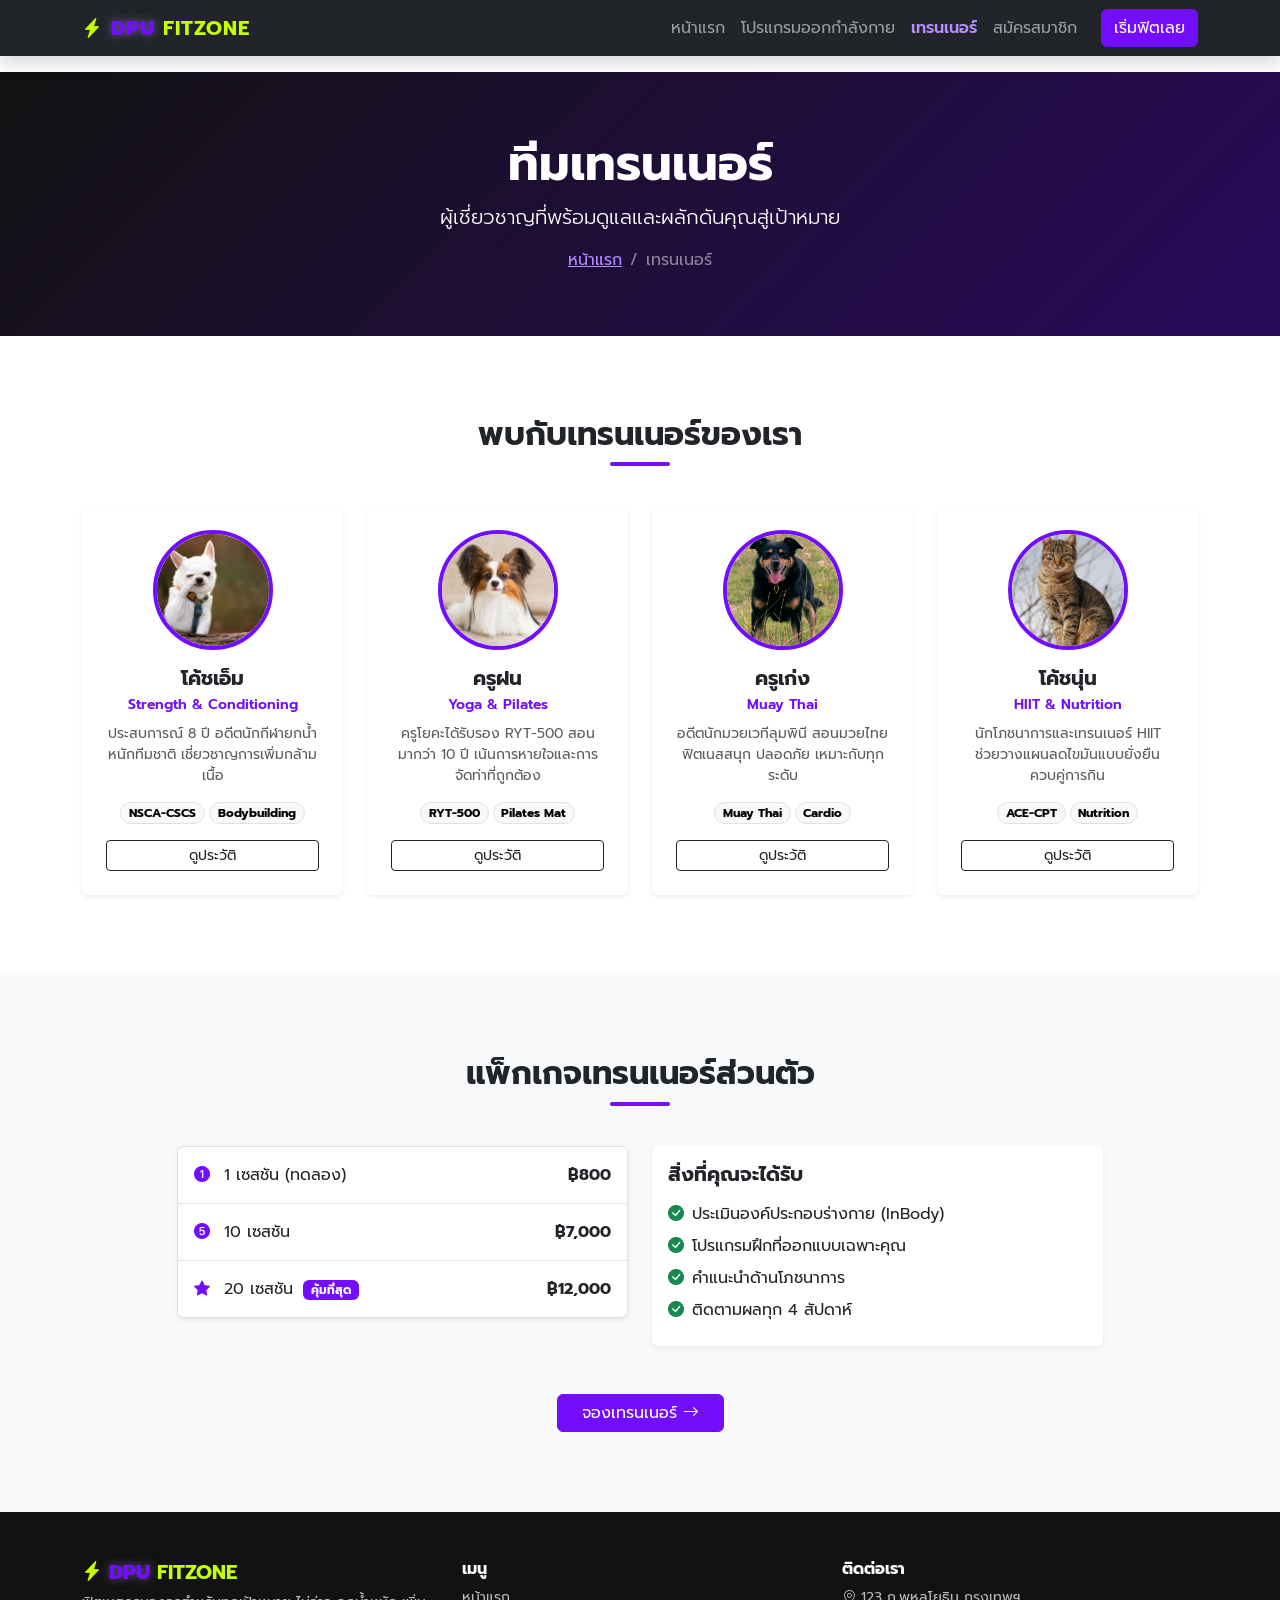
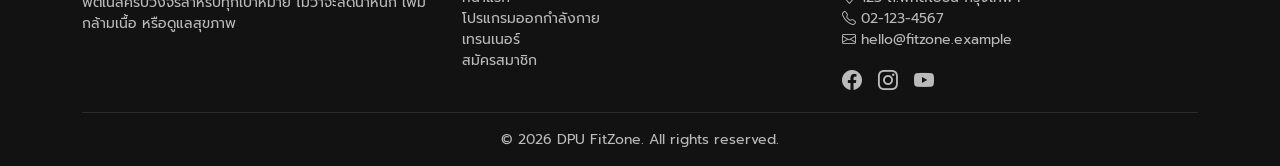
<file: trainers.html>
<!DOCTYPE html>
<html lang="th">
<head>
  <meta charset="UTF-8">
  <meta name="viewport" content="width=device-width, initial-scale=1.0">
  <title>DPU FitZone | เทรนเนอร์</title>
  <link href="https://cdn.jsdelivr.net/npm/bootstrap@5.3.3/dist/css/bootstrap.min.css" rel="stylesheet">
  <link href="https://cdn.jsdelivr.net/npm/bootstrap-icons@1.11.3/font/bootstrap-icons.min.css" rel="stylesheet">
  <link href="https://fonts.googleapis.com/css2?family=Prompt:wght@300;400;600;700&display=swap" rel="stylesheet">
  <link href="css/style.css" rel="stylesheet">
</head>
<body>

  <!-- Navbar -->
  <nav class="navbar navbar-expand-lg navbar-dark bg-dark fixed-top shadow">
    <div class="container">
      <a class="navbar-brand" href="index.html"><i class="bi bi-lightning-charge-fill text-fz"></i> <span class="brand-dpu">DPU</span> <span class="brand-fitzone">FITZONE</span></a>
      <button class="navbar-toggler" type="button" data-bs-toggle="collapse" data-bs-target="#mainNav" aria-controls="mainNav" aria-expanded="false" aria-label="Toggle navigation">
        <span class="navbar-toggler-icon"></span>
      </button>
      <div class="collapse navbar-collapse" id="mainNav">
        <ul class="navbar-nav ms-auto mb-2 mb-lg-0">
          <li class="nav-item"><a class="nav-link" href="index.html">หน้าแรก</a></li>
          <li class="nav-item"><a class="nav-link" href="programs.html">โปรแกรมออกกำลังกาย</a></li>
          <li class="nav-item"><a class="nav-link active" aria-current="page" href="trainers.html">เทรนเนอร์</a></li>
          <li class="nav-item"><a class="nav-link" href="membership.html">สมัครสมาชิก</a></li>
        </ul>
        <a href="membership.html" class="btn btn-fz ms-lg-3">เริ่มฟิตเลย</a>
      </div>
    </div>
  </nav>

  <!-- Page header -->
  <section class="page-header text-center">
    <div class="container">
      <h1 class="display-5 fw-bold">ทีมเทรนเนอร์</h1>
      <p class="lead mb-3">ผู้เชี่ยวชาญที่พร้อมดูแลและผลักดันคุณสู่เป้าหมาย</p>
      <nav aria-label="breadcrumb">
        <ol class="breadcrumb justify-content-center mb-0">
          <li class="breadcrumb-item"><a href="index.html" class="text-fz">หน้าแรก</a></li>
          <li class="breadcrumb-item active text-white-50" aria-current="page">เทรนเนอร์</li>
        </ol>
      </nav>
    </div>
  </section>

  <!-- Trainers grid -->
  <section class="section">
    <div class="container">
      <h2 class="section-title text-center">พบกับเทรนเนอร์ของเรา</h2>
      <div class="row g-4">

        <div class="col-sm-6 col-lg-3">
          <div class="card h-100 border-0 shadow-sm text-center p-4 card-hover">
            <!-- pics -->
            <img src="pics/Funny_Dog_H.webp" alt="โค้ชเอ็ม" class="avatar mx-auto mb-3">
            <h5 class="fw-bold mb-1">โค้ชเอ็ม</h5>
            <p class="text-fz small fw-semibold mb-2">Strength & Conditioning</p>
            <p class="text-muted small">ประสบการณ์ 8 ปี อดีตนักกีฬายกน้ำหนักทีมชาติ เชี่ยวชาญการเพิ่มกล้ามเนื้อ</p>
            <div class="d-flex flex-wrap justify-content-center gap-1 mb-3">
              <span class="badge rounded-pill text-bg-light border">NSCA-CSCS</span>
              <span class="badge rounded-pill text-bg-light border">Bodybuilding</span>
            </div>
            <button type="button" class="btn btn-outline-dark btn-sm mt-auto" data-bs-toggle="modal" data-bs-target="#trainerM">ดูประวัติ</button>
          </div>
        </div>

        <div class="col-sm-6 col-lg-3">
          <div class="card h-100 border-0 shadow-sm text-center p-4 card-hover">
            <!-- pics -->
            <img src="pics/ms-papillon-getty-d5446ac395a64238b42e7866149b9627.jpg" alt="ครูฝน" class="avatar mx-auto mb-3">
            <h5 class="fw-bold mb-1">ครูฝน</h5>
            <p class="text-fz small fw-semibold mb-2">Yoga & Pilates</p>
            <p class="text-muted small">ครูโยคะได้รับรอง RYT-500 สอนมากว่า 10 ปี เน้นการหายใจและการจัดท่าที่ถูกต้อง</p>
            <div class="d-flex flex-wrap justify-content-center gap-1 mb-3">
              <span class="badge rounded-pill text-bg-light border">RYT-500</span>
              <span class="badge rounded-pill text-bg-light border">Pilates Mat</span>
            </div>
            <button type="button" class="btn btn-outline-dark btn-sm mt-auto" data-bs-toggle="modal" data-bs-target="#trainerFon">ดูประวัติ</button>
          </div>
        </div>

        <div class="col-sm-6 col-lg-3">
          <div class="card h-100 border-0 shadow-sm text-center p-4 card-hover">
            <!-- pics -->
            <img src="pics/katelyn-g--9LX2In6bDM-unsplash.jpg" alt="ครูเก่ง" class="avatar mx-auto mb-3">
            <h5 class="fw-bold mb-1">ครูเก่ง</h5>
            <p class="text-fz small fw-semibold mb-2">Muay Thai</p>
            <p class="text-muted small">อดีตนักมวยเวทีลุมพินี สอนมวยไทยฟิตเนสสนุก ปลอดภัย เหมาะกับทุกระดับ</p>
            <div class="d-flex flex-wrap justify-content-center gap-1 mb-3">
              <span class="badge rounded-pill text-bg-light border">Muay Thai</span>
              <span class="badge rounded-pill text-bg-light border">Cardio</span>
            </div>
            <button type="button" class="btn btn-outline-dark btn-sm mt-auto" data-bs-toggle="modal" data-bs-target="#trainerKeng">ดูประวัติ</button>
          </div>
        </div>

        <div class="col-sm-6 col-lg-3">
          <div class="card h-100 border-0 shadow-sm text-center p-4 card-hover">
            <!-- pics -->
            <img src="pics/Cat_November_2010-1a.jpg" alt="โค้ชนุ่น" class="avatar mx-auto mb-3">
            <h5 class="fw-bold mb-1">โค้ชนุ่น</h5>
            <p class="text-fz small fw-semibold mb-2">HIIT & Nutrition</p>
            <p class="text-muted small">นักโภชนาการและเทรนเนอร์ HIIT ช่วยวางแผนลดไขมันแบบยั่งยืนควบคู่การกิน</p>
            <div class="d-flex flex-wrap justify-content-center gap-1 mb-3">
              <span class="badge rounded-pill text-bg-light border">ACE-CPT</span>
              <span class="badge rounded-pill text-bg-light border">Nutrition</span>
            </div>
            <button type="button" class="btn btn-outline-dark btn-sm mt-auto" data-bs-toggle="modal" data-bs-target="#trainerNoon">ดูประวัติ</button>
          </div>
        </div>

      </div>
    </div>
  </section>

  <!-- Personal training packages -->
  <section class="section bg-light">
    <div class="container">
      <h2 class="section-title text-center">แพ็กเกจเทรนเนอร์ส่วนตัว</h2>
      <div class="row g-4 justify-content-center">
        <div class="col-md-6 col-lg-5">
          <div class="list-group shadow-sm">
            <div class="list-group-item d-flex justify-content-between align-items-center py-3">
              <div><i class="bi bi-1-circle-fill text-fz me-2"></i> 1 เซสชัน (ทดลอง)</div>
              <span class="fw-bold">฿800</span>
            </div>
            <div class="list-group-item d-flex justify-content-between align-items-center py-3">
              <div><i class="bi bi-5-circle-fill text-fz me-2"></i> 10 เซสชัน</div>
              <span class="fw-bold">฿7,000</span>
            </div>
            <div class="list-group-item d-flex justify-content-between align-items-center py-3">
              <div><i class="bi bi-star-fill text-fz me-2"></i> 20 เซสชัน <span class="badge bg-fz ms-1">คุ้มที่สุด</span></div>
              <span class="fw-bold">฿12,000</span>
            </div>
          </div>
        </div>
        <div class="col-md-6 col-lg-5">
          <div class="card border-0 shadow-sm h-100">
            <div class="card-body">
              <h5 class="fw-bold mb-3">สิ่งที่คุณจะได้รับ</h5>
              <ul class="list-unstyled mb-0">
                <li class="mb-2"><i class="bi bi-check-circle-fill text-success me-2"></i>ประเมินองค์ประกอบร่างกาย (InBody)</li>
                <li class="mb-2"><i class="bi bi-check-circle-fill text-success me-2"></i>โปรแกรมฝึกที่ออกแบบเฉพาะคุณ</li>
                <li class="mb-2"><i class="bi bi-check-circle-fill text-success me-2"></i>คำแนะนำด้านโภชนาการ</li>
                <li class="mb-2"><i class="bi bi-check-circle-fill text-success me-2"></i>ติดตามผลทุก 4 สัปดาห์</li>
              </ul>
            </div>
          </div>
        </div>
      </div>
      <div class="text-center mt-5">
        <a href="membership.html" class="btn btn-fz px-4">จองเทรนเนอร์ <i class="bi bi-arrow-right"></i></a>
      </div>
    </div>
  </section>

  <!-- Modals -->
  <div class="modal fade" id="trainerM" tabindex="-1" aria-labelledby="trainerMLabel" aria-hidden="true">
    <div class="modal-dialog modal-dialog-centered">
      <div class="modal-content">
        <div class="modal-header">
          <h5 class="modal-title fw-bold" id="trainerMLabel">โค้ชเอ็ม — Strength & Conditioning</h5>
          <button type="button" class="btn-close" data-bs-dismiss="modal" aria-label="ปิด"></button>
        </div>
        <div class="modal-body">
          <p>อดีตนักกีฬายกน้ำหนักทีมชาติ ปัจจุบันเป็นหัวหน้าเทรนเนอร์ของ DPU FitZone</p>
          <ul>
            <li>ประสบการณ์สอน 8 ปี</li>
            <li>ใบรับรอง NSCA-CSCS</li>
            <li>คลาสประจำ: Strength Training, Bodybuilding</li>
          </ul>
        </div>
        <div class="modal-footer">
          <a href="programs.html" class="btn btn-outline-dark">ดูคลาสที่สอน</a>
          <a href="membership.html" class="btn btn-fz">จองเทรนเนอร์</a>
        </div>
      </div>
    </div>
  </div>

  <div class="modal fade" id="trainerFon" tabindex="-1" aria-labelledby="trainerFonLabel" aria-hidden="true">
    <div class="modal-dialog modal-dialog-centered">
      <div class="modal-content">
        <div class="modal-header">
          <h5 class="modal-title fw-bold" id="trainerFonLabel">ครูฝน — Yoga & Pilates</h5>
          <button type="button" class="btn-close" data-bs-dismiss="modal" aria-label="ปิด"></button>
        </div>
        <div class="modal-body">
          <p>หลงใหลในโยคะตั้งแต่สมัยเรียน ฝึกฝนที่อินเดียและบาหลี</p>
          <ul>
            <li>ประสบการณ์สอน 10 ปี</li>
            <li>ใบรับรอง RYT-500, Pilates Mat</li>
            <li>คลาสประจำ: Yoga Flow, Pilates, Senior Fit</li>
          </ul>
        </div>
        <div class="modal-footer">
          <a href="programs.html" class="btn btn-outline-dark">ดูคลาสที่สอน</a>
          <a href="membership.html" class="btn btn-fz">จองเทรนเนอร์</a>
        </div>
      </div>
    </div>
  </div>

  <div class="modal fade" id="trainerKeng" tabindex="-1" aria-labelledby="trainerKengLabel" aria-hidden="true">
    <div class="modal-dialog modal-dialog-centered">
      <div class="modal-content">
        <div class="modal-header">
          <h5 class="modal-title fw-bold" id="trainerKengLabel">ครูเก่ง — Muay Thai</h5>
          <button type="button" class="btn-close" data-bs-dismiss="modal" aria-label="ปิด"></button>
        </div>
        <div class="modal-body">
          <p>ชกมวยอาชีพมากว่า 100 ไฟต์ ก่อนผันตัวมาเป็นครูสอนมวยไทยเพื่อสุขภาพ</p>
          <ul>
            <li>ประสบการณ์สอน 6 ปี</li>
            <li>ใบรับรองผู้ฝึกสอนมวยไทย</li>
            <li>คลาสประจำ: มวยไทยฟิตเนส</li>
          </ul>
        </div>
        <div class="modal-footer">
          <a href="programs.html" class="btn btn-outline-dark">ดูคลาสที่สอน</a>
          <a href="membership.html" class="btn btn-fz">จองเทรนเนอร์</a>
        </div>
      </div>
    </div>
  </div>

  <div class="modal fade" id="trainerNoon" tabindex="-1" aria-labelledby="trainerNoonLabel" aria-hidden="true">
    <div class="modal-dialog modal-dialog-centered">
      <div class="modal-content">
        <div class="modal-header">
          <h5 class="modal-title fw-bold" id="trainerNoonLabel">โค้ชนุ่น — HIIT & Nutrition</h5>
          <button type="button" class="btn-close" data-bs-dismiss="modal" aria-label="ปิด"></button>
        </div>
        <div class="modal-body">
          <p>จบการศึกษาด้านโภชนาการ เชื่อว่าการออกกำลังกายและอาหารต้องไปด้วยกัน</p>
          <ul>
            <li>ประสบการณ์สอน 5 ปี</li>
            <li>ใบรับรอง ACE-CPT, นักกำหนดอาหาร</li>
            <li>คลาสประจำ: HIIT Burn, Spinning, Functional</li>
          </ul>
        </div>
        <div class="modal-footer">
          <a href="programs.html" class="btn btn-outline-dark">ดูคลาสที่สอน</a>
          <a href="membership.html" class="btn btn-fz">จองเทรนเนอร์</a>
        </div>
      </div>
    </div>
  </div>

  <!-- Footer -->
  <footer class="pt-5 pb-3">
    <div class="container">
      <div class="row g-4">
        <div class="col-md-4">
          <h5 class="text-white fw-bold"><i class="bi bi-lightning-charge-fill text-fz"></i> <span class="brand-dpu">DPU</span> <span class="brand-fitzone">FITZONE</span></h5>
          <p class="small">ฟิตเนสครบวงจรสำหรับทุกเป้าหมาย ไม่ว่าจะลดน้ำหนัก เพิ่มกล้ามเนื้อ หรือดูแลสุขภาพ</p>
        </div>
        <div class="col-6 col-md-4">
          <h6 class="text-white fw-bold">เมนู</h6>
          <ul class="list-unstyled small">
            <li><a href="index.html">หน้าแรก</a></li>
            <li><a href="programs.html">โปรแกรมออกกำลังกาย</a></li>
            <li><a href="trainers.html">เทรนเนอร์</a></li>
            <li><a href="membership.html">สมัครสมาชิก</a></li>
          </ul>
        </div>
        <div class="col-6 col-md-4">
          <h6 class="text-white fw-bold">ติดต่อเรา</h6>
          <ul class="list-unstyled small">
            <li><i class="bi bi-geo-alt"></i> 123 ถ.พหลโยธิน กรุงเทพฯ</li>
            <li><i class="bi bi-telephone"></i> 02-123-4567</li>
            <li><i class="bi bi-envelope"></i> hello@fitzone.example</li>
          </ul>
          <div class="fs-5 d-flex gap-3">
            <a href="#" aria-label="Facebook"><i class="bi bi-facebook"></i></a>
            <a href="#" aria-label="Instagram"><i class="bi bi-instagram"></i></a>
            <a href="#" aria-label="YouTube"><i class="bi bi-youtube"></i></a>
          </div>
        </div>
      </div>
      <hr class="border-secondary">
      <p class="text-center small mb-0">&copy; 2026 DPU FitZone. All rights reserved.</p>
    </div>
  </footer>

  <script src="https://cdn.jsdelivr.net/npm/bootstrap@5.3.3/dist/js/bootstrap.bundle.min.js"></script>
</body>
</html>
</file>
<file: css/style.css>
/* ===== DPU FitZone - Custom Styles ===== */
:root {
  --fz-primary: #720dfe;       /* DPU purple */
  --fz-primary-dark: #5a00d1;  /* hover / pressed */
  --fz-primary-light: #b78cff; /* purple text on dark backgrounds */
  --fz-accent: #c6ff00;        /* neon lime, pairs with purple */
  --fz-dark: #121212;
  --fz-gray: #1e1e1e;
}

body {
  font-family: "Prompt", sans-serif;
  padding-top: 72px; /* space for fixed navbar */
}

/* Navbar */
.navbar-brand {
  font-weight: 700;
  letter-spacing: 1px;
}
.text-fz {
  color: var(--fz-primary) !important;
}

/* Brand: "DPU" in purple, "FITZONE" in lime accent */
.brand-dpu {
  color: var(--fz-primary);
  font-weight: 800;
  /* light glow keeps the purple readable on the dark navbar/footer */
  text-shadow: 0 0 10px rgba(183, 140, 255, 0.55);
}
.brand-fitzone {
  color: var(--fz-accent);
}
.navbar-brand .bi,
footer h5 .bi {
  color: var(--fz-accent) !important;
}

.navbar .nav-link.active {
  color: var(--fz-primary-light) !important;
  font-weight: 600;
}

/* Buttons */
.btn-fz {
  background-color: var(--fz-primary);
  border-color: var(--fz-primary);
  color: #fff;
}
.btn-fz:hover {
  background-color: var(--fz-primary-dark);
  border-color: var(--fz-primary-dark);
  color: #fff;
}
.bg-fz {
  background-color: var(--fz-primary) !important;
}

/* Hero */
.hero {
  min-height: 85vh;
  background: linear-gradient(135deg, rgba(18, 18, 18, 0.92), rgba(114, 13, 254, 0.75)),
    radial-gradient(circle at 80% 20%, #b78cff 0%, transparent 40%),
    var(--fz-dark);
  color: #fff;
}
.hero-icon {
  font-size: 14rem;
  color: rgba(255, 255, 255, 0.15);
}

/* Page header (sub pages) */
.page-header {
  background: linear-gradient(135deg, var(--fz-dark), #2a0a5c);
  color: #fff;
  padding: 4rem 0;
}

/* Section spacing */
.section {
  padding: 5rem 0;
}
.section-title {
  font-weight: 700;
  position: relative;
  padding-bottom: 0.75rem;
  margin-bottom: 2.5rem;
}
.section-title::after {
  content: "";
  position: absolute;
  left: 50%;
  bottom: 0;
  transform: translateX(-50%);
  width: 60px;
  height: 4px;
  border-radius: 2px;
  background: var(--fz-primary);
}

/* Feature / program cards */
.feature-icon {
  width: 72px;
  height: 72px;
  display: inline-flex;
  align-items: center;
  justify-content: center;
  border-radius: 50%;
  font-size: 2rem;
  background: rgba(114, 13, 254, 0.12);
  color: var(--fz-primary);
}
.card-hover {
  transition: transform 0.25s ease, box-shadow 0.25s ease;
}
.card-hover:hover {
  transform: translateY(-6px);
  box-shadow: 0 1rem 2rem rgba(0, 0, 0, 0.15) !important;
}
.program-banner {
  height: 160px;
  display: flex;
  align-items: center;
  justify-content: center;
  font-size: 4rem;
  color: #fff;
}

/* Trainer avatar */
.avatar {
  width: 120px;
  height: 120px;
  border-radius: 50%;
  display: inline-flex;
  align-items: center;
  justify-content: center;
  font-size: 3rem;
  color: #fff;
}

img.avatar {
  object-fit: cover;
  border: 4px solid var(--fz-primary);
}

/* Stats */
.stat-number {
  font-size: 2.75rem;
  font-weight: 700;
  color: var(--fz-primary);
}

/* Pricing */
.pricing-card.featured {
  border: 2px solid var(--fz-primary) !important;
  transform: scale(1.03);
}

/* Program tabs */
.nav-pills .nav-link {
  color: var(--fz-dark);
  border: 1px solid #ddd;
}
.nav-pills .nav-link.active {
  background-color: var(--fz-primary);
  border-color: var(--fz-primary);
  color: #fff;
}

/* Bootstrap form controls in theme color */
.form-control:focus,
.form-select:focus,
.form-check-input:focus {
  border-color: var(--fz-primary-light);
  box-shadow: 0 0 0 0.25rem rgba(114, 13, 254, 0.25);
}
.form-check-input:checked {
  background-color: var(--fz-primary);
  border-color: var(--fz-primary);
}
.accordion-button:not(.collapsed) {
  color: var(--fz-primary);
  background-color: rgba(114, 13, 254, 0.08);
}
.accordion-button:focus {
  box-shadow: 0 0 0 0.25rem rgba(114, 13, 254, 0.25);
}

/* Breadcrumb on dark header */
.page-header .breadcrumb-item a {
  color: var(--fz-primary-light) !important;
}
.page-header .breadcrumb-item + .breadcrumb-item::before {
  color: rgba(255, 255, 255, 0.5);
}

/* Keep anchored sections below the fixed navbar */
section[id] {
  scroll-margin-top: 72px;
}

/* Footer */
footer {
  background: var(--fz-dark);
  color: #bbb;
}
footer a {
  color: #bbb;
  text-decoration: none;
}
footer a:hover {
  color: var(--fz-accent);
}
</file>
